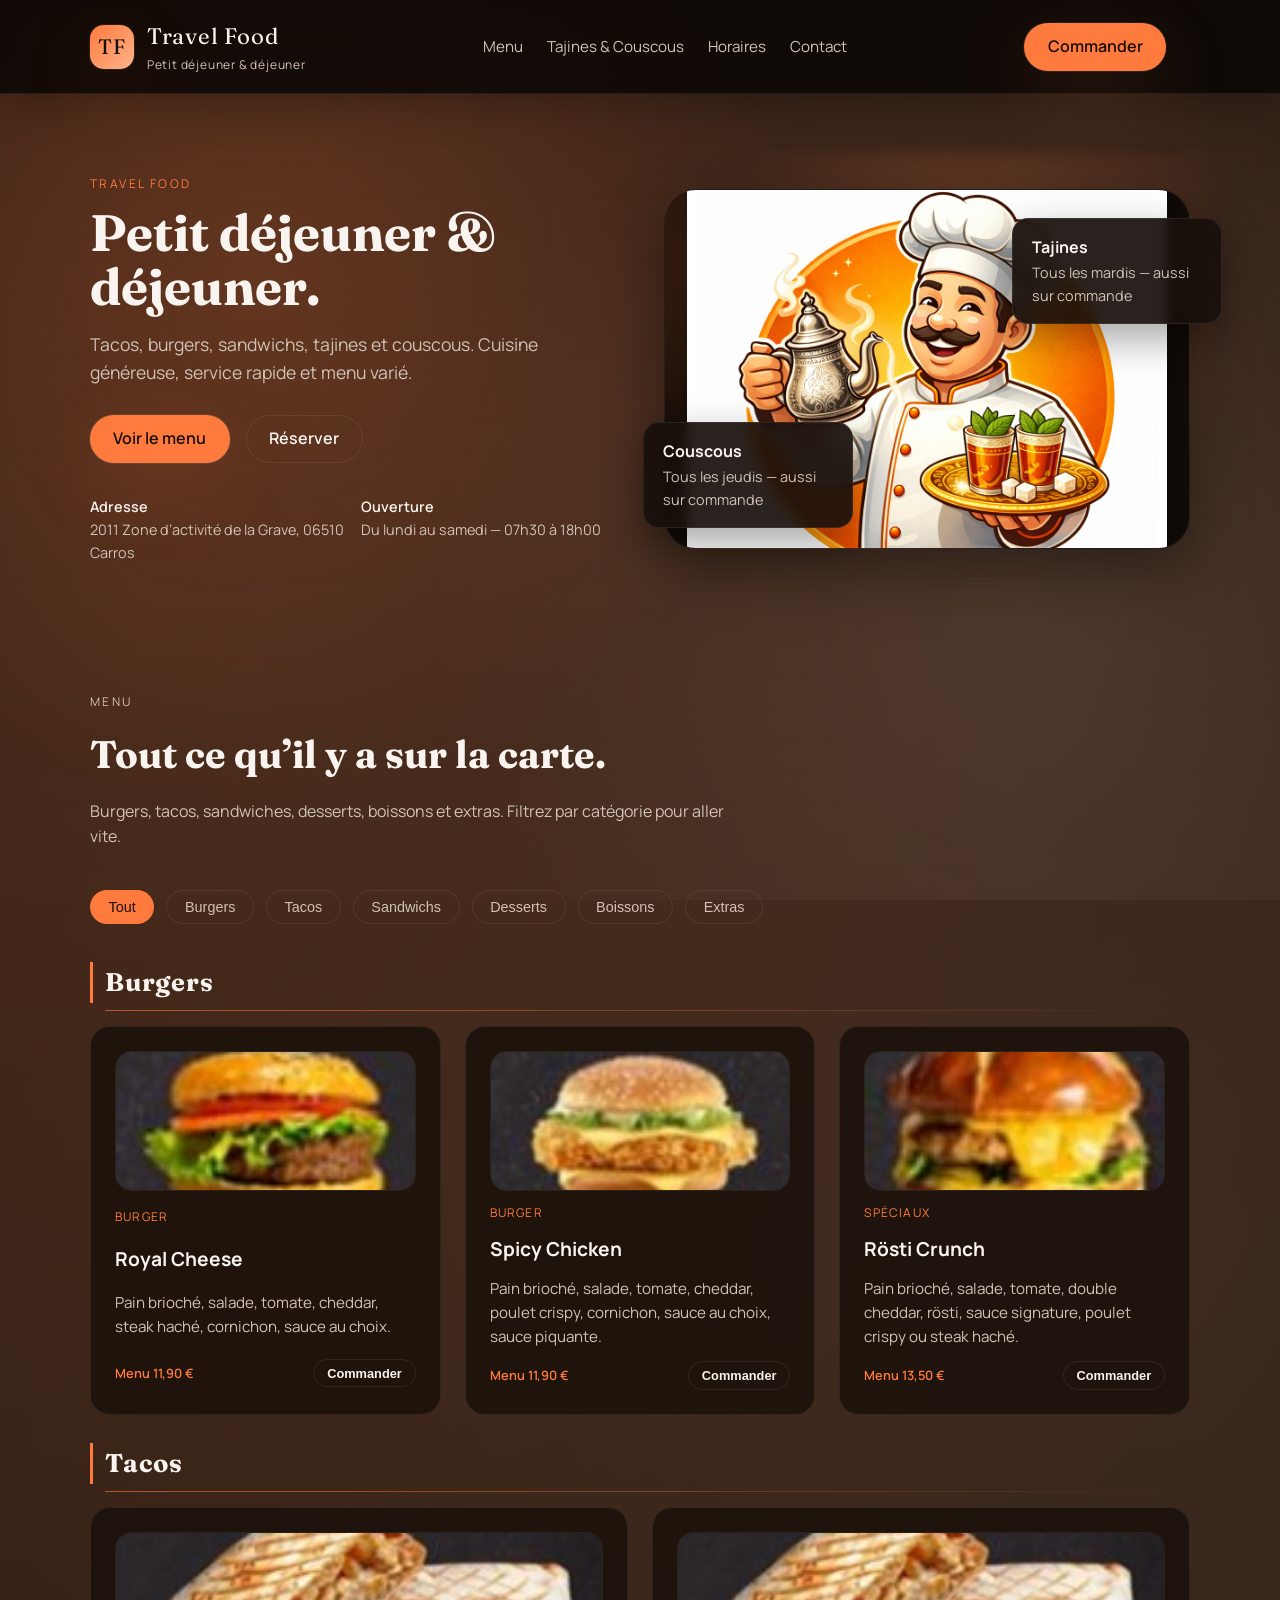
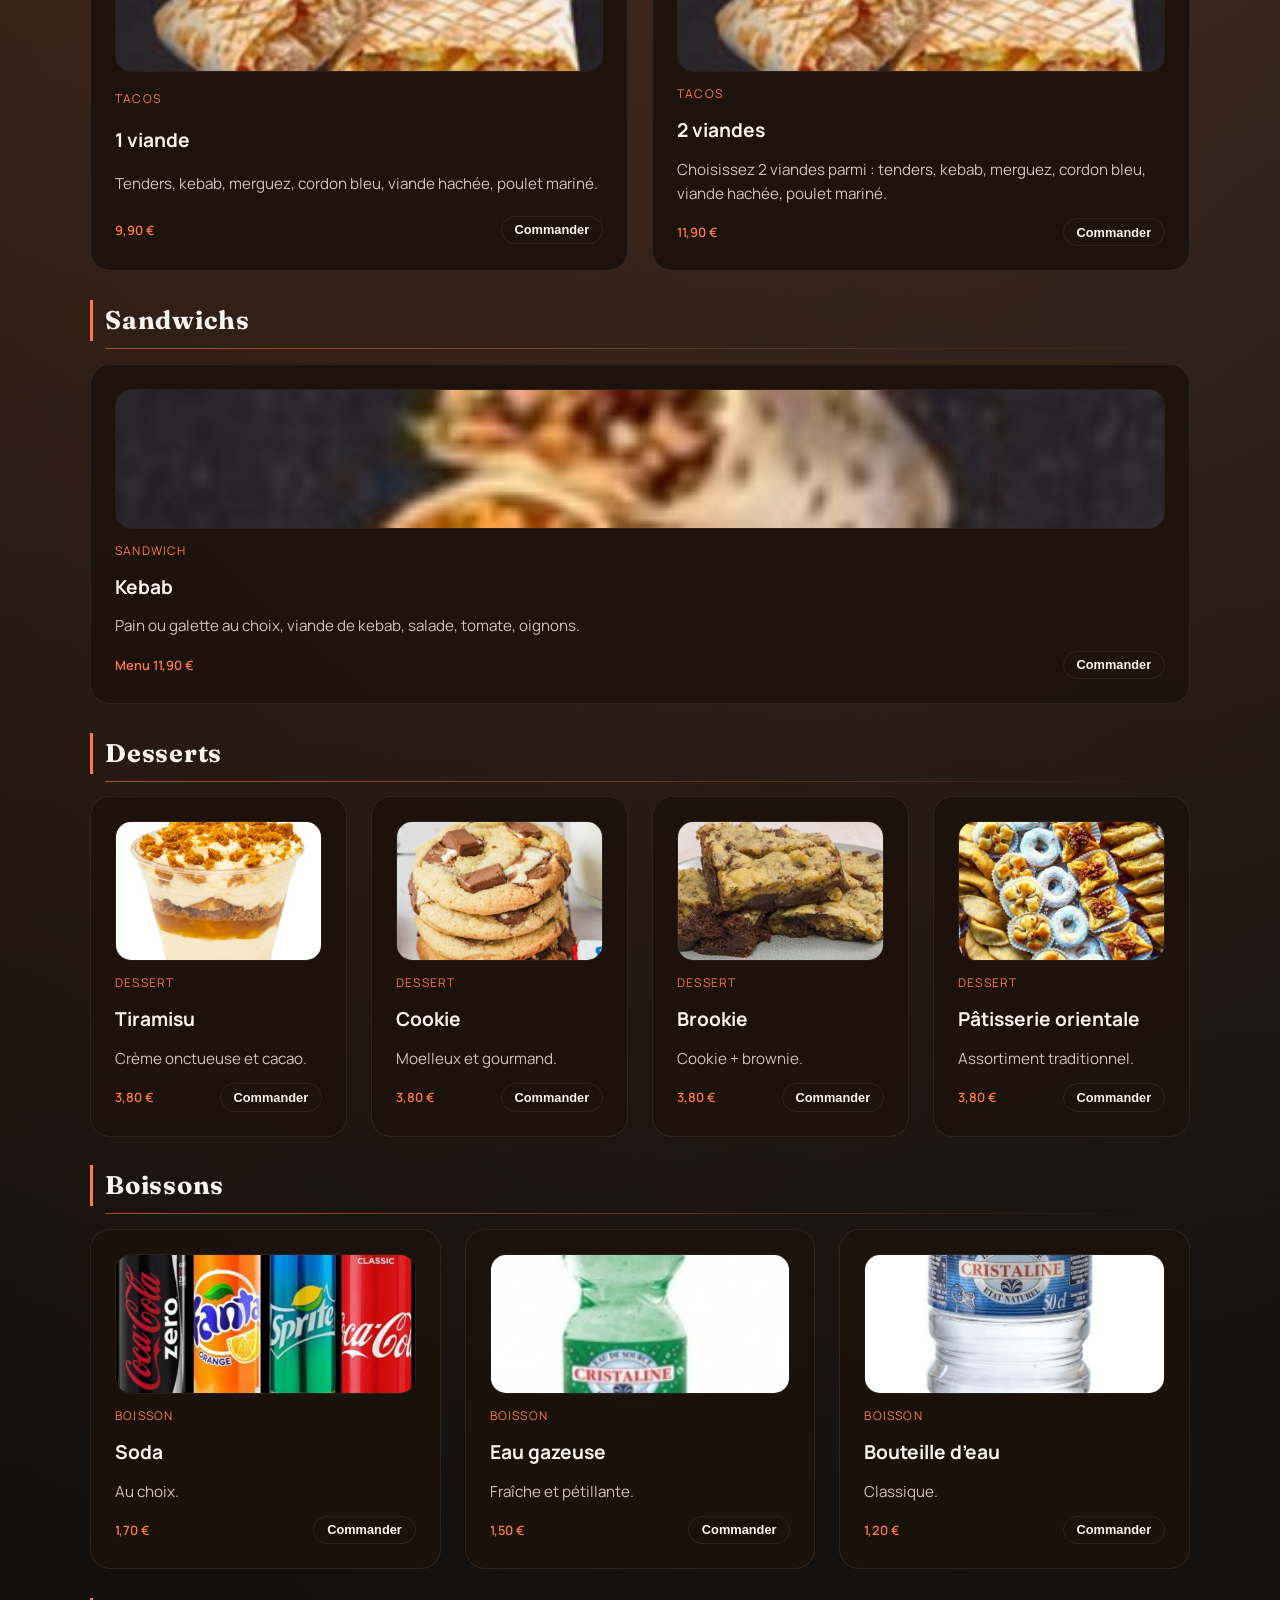
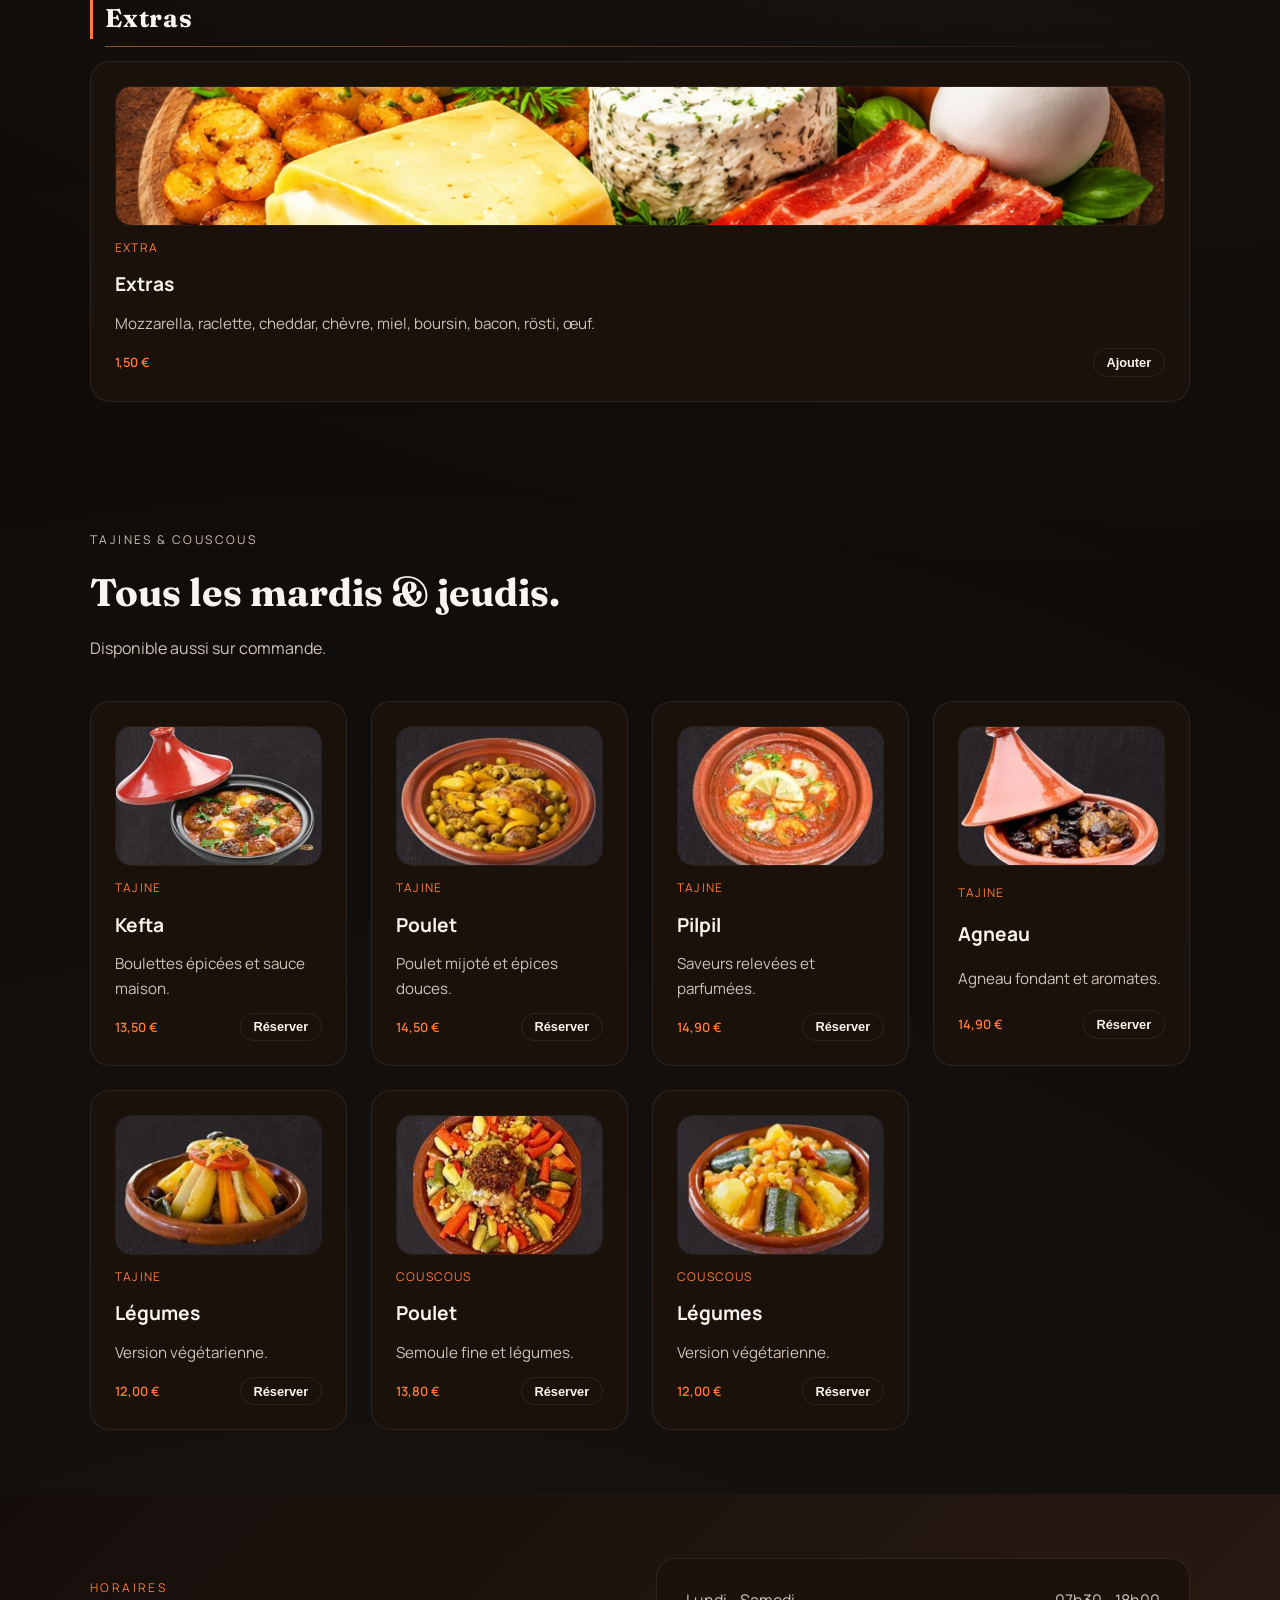
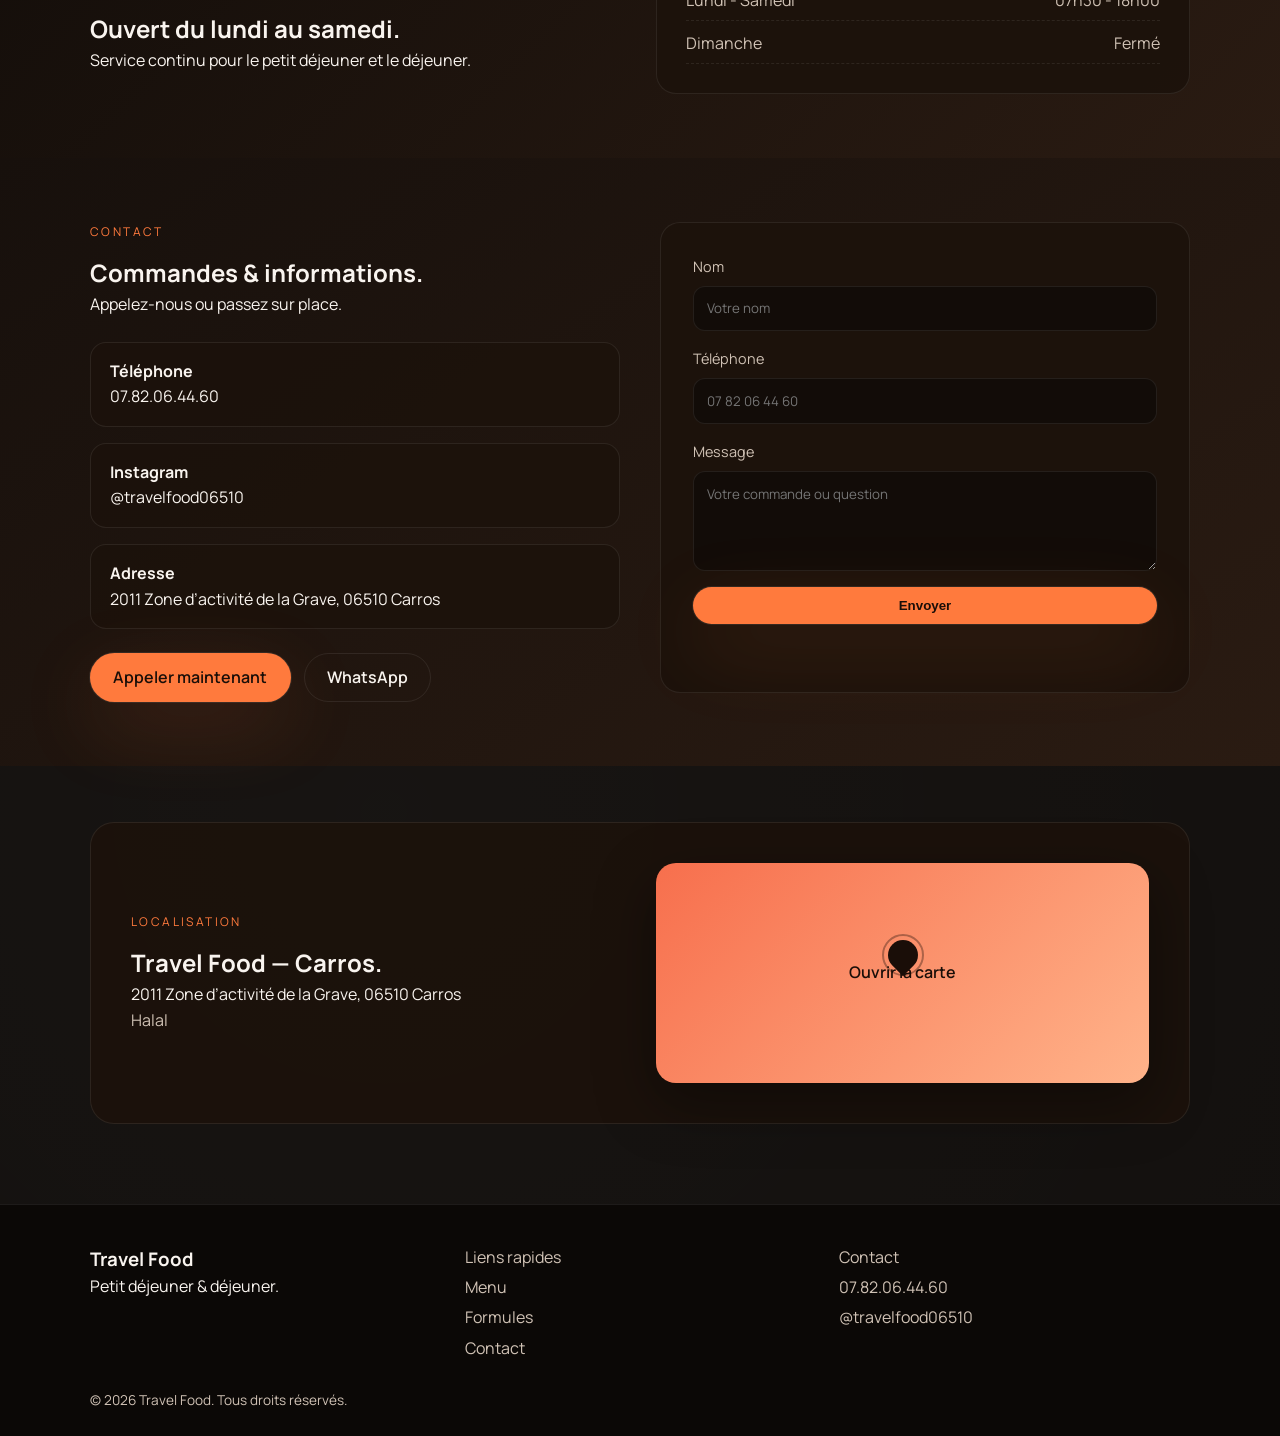
<file: assets/projets/travel-food/index.html>
﻿<!doctype html>
<html lang="fr">
  <head>
    <meta charset="utf-8" />
    <meta name="viewport" content="width=device-width, initial-scale=1" />
    <title>Travel Food — Snack & Cuisine Maison à Carros</title>
    <meta name="description" content="Travel Food à Carros : tacos, burgers, sandwichs, tajines et couscous. Ouvert du lundi au samedi 07h30 - 18h00." />
    <link rel="stylesheet" href="styles.css" />
  </head>
  <body>
    <header class="site-header" id="top">
      <div class="container nav">
        <a class="brand" href="#top">
          <span class="brand-mark">TF</span>
          <span class="brand-text">
            <span>Travel Food</span>
            <small>Petit déjeuner & déjeuner</small>
          </span>
        </a>
        <nav class="nav-links" data-nav>
          <a href="#specialites">Menu</a>
          <a href="#tajines">Tajines & Couscous</a>
          <a href="#horaires">Horaires</a>
          <a href="#contact">Contact</a>
        </nav>
        <button class="nav-toggle" type="button" aria-label="Ouvrir le menu" data-nav-toggle>
          <span></span><span></span><span></span>
        </button>
        <div class="nav-cta">
          <a class="btn primary" href="#contact">Commander</a>
        </div>
      </div>
    </header>

    <main>
      <section class="hero">
        <div class="container hero-grid">
          <div class="hero-content">
            <p class="eyebrow">Travel Food</p>
            <h1>Petit déjeuner & déjeuner.</h1>
            <p class="lead">
              Tacos, burgers, sandwichs, tajines et couscous. Cuisine généreuse, service
              rapide et menu varié.
            </p>
            <div class="hero-actions">
              <a class="btn primary" href="#specialites">Voir le menu</a>
              <a class="btn ghost" href="#contact">Réserver</a>
            </div>
            <div class="hero-meta">
              <div>
                <span class="meta-label">Adresse</span>
                <span>2011 Zone d’activité de la Grave, 06510 Carros</span>
              </div>
              <div>
                <span class="meta-label">Ouverture</span>
                <span>Du lundi au samedi — 07h30 à 18h00</span>
              </div>
            </div>
          </div>
          <div class="hero-visual">
            <div class="plate">
              <img src="images/travel_food_icon.jpeg" alt="Travel Food" />
            </div>
            <div class="floating-card">
              <p class="card-title">Tajines</p>
              <p class="card-sub">Tous les mardis — aussi sur commande</p>
            </div>
            <div class="floating-card alt">
              <p class="card-title">Couscous</p>
              <p class="card-sub">Tous les jeudis — aussi sur commande</p>
            </div>
          </div>
        </div>
      </section>

      <section class="highlights" id="specialites">
        <div class="container">
          <div class="section-head">
            <p class="eyebrow">Menu</p>
            <h2>Tout ce qu’il y a sur la carte.</h2>
            <p>
              Burgers, tacos, sandwiches, desserts, boissons et extras. Filtrez par catégorie
              pour aller vite.
            </p>
          </div>
          <div class="filter" data-filter>
            <button class="is-active" data-filter-btn="all">Tout</button>
            <button data-filter-btn="burgers">Burgers</button>
            <button data-filter-btn="tacos">Tacos</button>
            <button data-filter-btn="sandwichs">Sandwichs</button>
            <button data-filter-btn="desserts">Desserts</button>
            <button data-filter-btn="boissons">Boissons</button>
            <button data-filter-btn="extras">Extras</button>
          </div>
          <div class="menu-group" data-menu>
            <h3 class="menu-group-title">Burgers</h3>
            <div class="menu-grid">
              <article class="menu-card" data-category="burgers">
              <img class="menu-photo" src="images/royal_chees.jpg" alt="Royal Cheese" />
              <span class="tag">Burger</span>
              <h3>Royal Cheese</h3>
              <p>Pain brioché, salade, tomate, cheddar, steak haché, cornichon, sauce au choix.</p>
              <div class="card-footer">
                <span class="menu-price">Menu 11,90 €</span>
                <button class="btn tiny">Commander</button>
              </div>
              </article>
              <article class="menu-card" data-category="burgers">
              <img class="menu-photo" src="images/spicy_chicken.jpg" alt="Spicy Chicken" />
              <span class="tag">Burger</span>
              <h3>Spicy Chicken</h3>
              <p>
                Pain brioché, salade, tomate, cheddar, poulet crispy, cornichon, sauce au choix,
                sauce piquante.
              </p>
              <div class="card-footer">
                <span class="menu-price">Menu 11,90 €</span>
                <button class="btn tiny">Commander</button>
              </div>
              </article>
              <article class="menu-card" data-category="burgers">
              <img class="menu-photo" src="images/rosti_crunch.jpg" alt="Rösti Crunch" />
              <span class="tag">Spéciaux</span>
              <h3>Rösti Crunch</h3>
              <p>
                Pain brioché, salade, tomate, double cheddar, rösti, sauce signature, poulet crispy
                ou steak haché.
              </p>
              <div class="card-footer">
                <span class="menu-price">Menu 13,50 €</span>
                <button class="btn tiny">Commander</button>
              </div>
              </article>
            </div>

            <h3 class="menu-group-title">Tacos</h3>
            <div class="menu-grid">
              <article class="menu-card" data-category="tacos">
              <img class="menu-photo" src="images/tacos.jpg" alt="Tacos" />
              <span class="tag">Tacos</span>
              <h3>1 viande</h3>
              <p>Tenders, kebab, merguez, cordon bleu, viande hachée, poulet mariné.</p>
              <div class="card-footer">
                <span class="menu-price">9,90 €</span>
                <button class="btn tiny">Commander</button>
              </div>
              </article>
              <article class="menu-card" data-category="tacos">
              <img class="menu-photo" src="images/tacos.jpg" alt="Tacos" />
              <span class="tag">Tacos</span>
              <h3>2 viandes</h3>
              <p>Choisissez 2 viandes parmi : tenders, kebab, merguez, cordon bleu, viande hachée, poulet mariné.</p>
              <div class="card-footer">
                <span class="menu-price">11,90 €</span>
                <button class="btn tiny">Commander</button>
              </div>
              </article>
            </div>

            <h3 class="menu-group-title">Sandwichs</h3>
            <div class="menu-grid">
              <article class="menu-card" data-category="sandwichs">
              <img class="menu-photo" src="images/kebab.jpg" alt="Sandwich kebab" />
              <span class="tag">Sandwich</span>
              <h3>Kebab</h3>
              <p>Pain ou galette au choix, viande de kebab, salade, tomate, oignons.</p>
              <div class="card-footer">
                <span class="menu-price">Menu 11,90 €</span>
                <button class="btn tiny">Commander</button>
              </div>
              </article>
            </div>

            <h3 class="menu-group-title">Desserts</h3>
            <div class="menu-grid">
              <article class="menu-card" data-category="desserts">
              <img class="menu-photo" src="images/tiramisu.jpg" alt="Tiramisu" />
              <span class="tag">Dessert</span>
              <h3>Tiramisu</h3>
              <p>Crème onctueuse et cacao.</p>
              <div class="card-footer">
                <span class="menu-price">3,80 €</span>
                <button class="btn tiny">Commander</button>
              </div>
              </article>
              <article class="menu-card" data-category="desserts">
              <img class="menu-photo" src="images/cookie.jpg" alt="Cookie" />
              <span class="tag">Dessert</span>
              <h3>Cookie</h3>
              <p>Moelleux et gourmand.</p>
              <div class="card-footer">
                <span class="menu-price">3,80 €</span>
                <button class="btn tiny">Commander</button>
              </div>
              </article>
              <article class="menu-card" data-category="desserts">
              <img class="menu-photo" src="images/brookie.jpg" alt="Brookie" />
              <span class="tag">Dessert</span>
              <h3>Brookie</h3>
              <p>Cookie + brownie.</p>
              <div class="card-footer">
                <span class="menu-price">3,80 €</span>
                <button class="btn tiny">Commander</button>
              </div>
              </article>
              <article class="menu-card" data-category="desserts">
              <img class="menu-photo" src="images/patisserie%20oriental.jpg" alt="Pâtisserie orientale" />
              <span class="tag">Dessert</span>
              <h3>Pâtisserie orientale</h3>
              <p>Assortiment traditionnel.</p>
              <div class="card-footer">
                <span class="menu-price">3,80 €</span>
                <button class="btn tiny">Commander</button>
              </div>
              </article>
            </div>

            <h3 class="menu-group-title">Boissons</h3>
            <div class="menu-grid">
              <article class="menu-card" data-category="boissons">
              <img class="menu-photo" src="images/soda.jpg" alt="Soda" />
              <span class="tag">Boisson</span>
              <h3>Soda</h3>
              <p>Au choix.</p>
              <div class="card-footer">
                <span class="menu-price">1,70 €</span>
                <button class="btn tiny">Commander</button>
              </div>
              </article>
              <article class="menu-card" data-category="boissons">
              <img class="menu-photo" src="images/eau_gazzeuze.jpg" alt="Eau gazeuse" />
              <span class="tag">Boisson</span>
              <h3>Eau gazeuse</h3>
              <p>Fraîche et pétillante.</p>
              <div class="card-footer">
                <span class="menu-price">1,50 €</span>
                <button class="btn tiny">Commander</button>
              </div>
              </article>
              <article class="menu-card" data-category="boissons">
              <img class="menu-photo" src="images/eau_plate.jpg" alt="Bouteille d’eau" />
              <span class="tag">Boisson</span>
              <h3>Bouteille d’eau</h3>
              <p>Classique.</p>
              <div class="card-footer">
                <span class="menu-price">1,20 €</span>
                <button class="btn tiny">Commander</button>
              </div>
              </article>
            </div>

            <h3 class="menu-group-title">Extras</h3>
            <div class="menu-grid">
              <article class="menu-card" data-category="extras">
              <img class="menu-photo" src="images/extra.png" alt="Extras" />
              <span class="tag">Extra</span>
              <h3>Extras</h3>
              <p>Mozzarella, raclette, cheddar, chèvre, miel, boursin, bacon, rösti, œuf.</p>
              <div class="card-footer">
                <span class="menu-price">1,50 €</span>
                <button class="btn tiny">Ajouter</button>
              </div>
              </article>
            </div>
          </div>
        </div>
      </section>

      <section class="highlights" id="tajines">
        <div class="container">
          <div class="section-head">
            <p class="eyebrow">Tajines & Couscous</p>
            <h2>Tous les mardis & jeudis.</h2>
            <p>Disponible aussi sur commande.</p>
          </div>
          <div class="menu-grid">
            <article class="menu-card">
              <img class="menu-photo" src="images/tagines_kefta.jpg" alt="Tajine kefta" />
              <span class="tag">Tajine</span>
              <h3>Kefta</h3>
              <p>Boulettes épicées et sauce maison.</p>
              <div class="card-footer">
                <span class="menu-price">13,50 €</span>
                <button class="btn tiny">Réserver</button>
              </div>
            </article>
            <article class="menu-card">
              <img class="menu-photo" src="images/tagines_poulet.jpg" alt="Tajine poulet" />
              <span class="tag">Tajine</span>
              <h3>Poulet</h3>
              <p>Poulet mijoté et épices douces.</p>
              <div class="card-footer">
                <span class="menu-price">14,50 €</span>
                <button class="btn tiny">Réserver</button>
              </div>
            </article>
            <article class="menu-card">
              <img class="menu-photo" src="images/tagines_pilpil.jpg" alt="Tajine pilpil" />
              <span class="tag">Tajine</span>
              <h3>Pilpil</h3>
              <p>Saveurs relevées et parfumées.</p>
              <div class="card-footer">
                <span class="menu-price">14,90 €</span>
                <button class="btn tiny">Réserver</button>
              </div>
            </article>
            <article class="menu-card">
              <img class="menu-photo" src="images/tagines_agneau.jpg" alt="Tajine agneau" />
              <span class="tag">Tajine</span>
              <h3>Agneau</h3>
              <p>Agneau fondant et aromates.</p>
              <div class="card-footer">
                <span class="menu-price">14,90 €</span>
                <button class="btn tiny">Réserver</button>
              </div>
            </article>
            <article class="menu-card">
              <img class="menu-photo" src="images/tagines_legumes.jpg" alt="Tajine légumes" />
              <span class="tag">Tajine</span>
              <h3>Légumes</h3>
              <p>Version végétarienne.</p>
              <div class="card-footer">
                <span class="menu-price">12,00 €</span>
                <button class="btn tiny">Réserver</button>
              </div>
            </article>
            <article class="menu-card">
              <img class="menu-photo" src="images/couscous_poulet.jpg" alt="Couscous poulet" />
              <span class="tag">Couscous</span>
              <h3>Poulet</h3>
              <p>Semoule fine et légumes.</p>
              <div class="card-footer">
                <span class="menu-price">13,80 €</span>
                <button class="btn tiny">Réserver</button>
              </div>
            </article>
            <article class="menu-card">
              <img class="menu-photo" src="images/couscous_legumes.jpg" alt="Couscous légumes" />
              <span class="tag">Couscous</span>
              <h3>Légumes</h3>
              <p>Version végétarienne.</p>
              <div class="card-footer">
                <span class="menu-price">12,00 €</span>
                <button class="btn tiny">Réserver</button>
              </div>
            </article>
          </div>
        </div>
      </section>

      <section class="hours" id="horaires">
        <div class="container hours-grid">
          <div>
            <p class="eyebrow">Horaires</p>
            <h2>Ouvert du lundi au samedi.</h2>
            <p>Service continu pour le petit déjeuner et le déjeuner.</p>
          </div>
          <div class="hours-card">
            <div class="hours-row"><span>Lundi - Samedi</span><span>07h30 - 18h00</span></div>
            <div class="hours-row"><span>Dimanche</span><span>Fermé</span></div>
          </div>
        </div>
      </section>

      <section class="contact" id="contact">
        <div class="container contact-grid">
          <div>
            <p class="eyebrow">Contact</p>
            <h2>Commandes & informations.</h2>
            <p>Appelez-nous ou passez sur place.</p>
            <div class="contact-cards">
              <div class="contact-card">
                <h4>Téléphone</h4>
                <p>07.82.06.44.60</p>
              </div>
              <div class="contact-card">
                <h4>Instagram</h4>
                <p>@travelfood06510</p>
              </div>
              <div class="contact-card">
                <h4>Adresse</h4>
                <p>2011 Zone d’activité de la Grave, 06510 Carros</p>
              </div>
            </div>
            <div class="contact-actions">
              <a class="btn primary" href="tel:+33782064460">Appeler maintenant</a>
              <a
                class="btn ghost"
                href="https://wa.me/33782064460?text=Bonjour%20je%20souhaite%20commander%20chez%20Travel%20Food."
                target="_blank"
                rel="noopener"
              >
                WhatsApp
              </a>
            </div>
          </div>
          <form
            class="contact-form"
            action="https://formspree.io/f/maqdwrzj"
            method="POST"
          >
            <label>
              Nom
              <input type="text" name="name" placeholder="Votre nom" required />
            </label>
            <label>
              Téléphone
              <input type="tel" name="phone" placeholder="07 82 06 44 60" />
            </label>
            <label>
              Message
              <textarea name="message" rows="4" placeholder="Votre commande ou question" required></textarea>
            </label>
            <button class="btn primary" type="submit">Envoyer</button>
            <p class="form-status" data-form-status aria-live="polite"></p>
          </form>
        </div>
      </section>

      <section class="location">
        <div class="container">
          <div class="location-card">
            <div>
              <p class="eyebrow">Localisation</p>
              <h2>Travel Food — Carros.</h2>
              <p>2011 Zone d’activité de la Grave, 06510 Carros</p>
              <p class="muted">Halal</p>
            </div>
            <a
              class="map map-link"
              href="https://www.google.com/maps/search/?api=1&query=2011%20Zone%20d%E2%80%99activit%C3%A9%20de%20la%20Grave%2C%2006510%20Carros"
              target="_blank"
              rel="noopener"
              aria-label="Ouvrir la localisation sur Google Maps"
            >
              <div class="map-pin"></div>
              <span>Ouvrir la carte</span>
            </a>
          </div>
        </div>
      </section>
    </main>

    <footer class="site-footer">
      <div class="container footer-grid">
        <div>
          <h3>Travel Food</h3>
          <p>Petit déjeuner & déjeuner.</p>
        </div>
        <div>
          <span class="footer-title">Liens rapides</span>
          <a href="#specialites">Menu</a>
          <a href="#formules">Formules</a>
          <a href="#contact">Contact</a>
        </div>
        <div>
          <span class="footer-title">Contact</span>
          <span>07.82.06.44.60</span>
          <span>@travelfood06510</span>
        </div>
      </div>
      <div class="container footer-bottom">
        <span>© 2026 Travel Food. Tous droits réservés.</span>
      </div>
    </footer>

    <script src="app.js"></script>
  </body>
</html>
</file>
<file: assets/projets/travel-food/styles.css>
@import url("https://fonts.googleapis.com/css2?family=Fraunces:wght@400;600;700&family=Manrope:wght@300;400;500;600;700&display=swap");

:root {
  --bg: #120c08;
  --bg-alt: #1a120d;
  --accent: #ff7a3d;
  --accent-dark: #c9542d;
  --cream: #fff3e6;
  --text: #f9f4ef;
  --muted: #d0c2b5;
  --card: rgba(28, 18, 12, 0.9);
  --stroke: rgba(255, 255, 255, 0.08);
  --shadow: 0 20px 60px rgba(0, 0, 0, 0.4);
  --glow: 0 0 0 1px rgba(255, 255, 255, 0.08), 0 25px 80px rgba(255, 122, 61, 0.15);
}

* {
  box-sizing: border-box;
  margin: 0;
  padding: 0;
}

body {
  font-family: "Manrope", sans-serif;
  color: var(--text);
  background:
    radial-gradient(circle at 10% 10%, rgba(255, 122, 61, 0.2), transparent 45%),
    radial-gradient(circle at 90% 20%, rgba(255, 218, 185, 0.12), transparent 50%),
    radial-gradient(circle at 30% 90%, rgba(255, 255, 255, 0.05), transparent 55%),
    #0b0806;
  line-height: 1.6;
}

body::before,
body::after {
  content: "";
  position: fixed;
  inset: 0;
  pointer-events: none;
  z-index: -1;
}

body::before {
  background:
    radial-gradient(circle at 20% 30%, rgba(255, 122, 61, 0.18), transparent 45%),
    radial-gradient(circle at 80% 70%, rgba(255, 240, 220, 0.08), transparent 50%);
}

body::after {
  background-image: linear-gradient(transparent 0, rgba(255, 255, 255, 0.02) 1px);
  background-size: 100% 32px;
  opacity: 0.4;
}

a {
  color: inherit;
  text-decoration: none;
}

img {
  max-width: 100%;
  display: block;
}

.container {
  width: min(1100px, 90vw);
  margin: 0 auto;
}

.site-header {
  position: sticky;
  top: 0;
  z-index: 50;
  background: rgba(10, 7, 5, 0.85);
  backdrop-filter: blur(8px);
  border-bottom: 1px solid var(--stroke);
  box-shadow: 0 10px 40px rgba(0, 0, 0, 0.25);
}

.nav {
  display: grid;
  grid-template-columns: auto 1fr auto auto;
  align-items: center;
  gap: 1.5rem;
  padding: 1.2rem 0;
}

.brand {
  display: flex;
  align-items: center;
  gap: 0.8rem;
  font-family: "Fraunces", serif;
  letter-spacing: 0.05em;
}

.brand-mark {
  width: 44px;
  height: 44px;
  display: grid;
  place-items: center;
  border-radius: 14px;
  background: linear-gradient(135deg, var(--accent), #ffb38a);
  color: #1a0e08;
  font-size: 1.3rem;
  box-shadow: var(--glow);
}

.brand-text span {
  font-size: 1.4rem;
}

.brand-text small {
  display: block;
  font-size: 0.75rem;
  color: var(--muted);
  font-family: "Manrope", sans-serif;
}

.nav-links {
  display: flex;
  justify-content: center;
  gap: 1.5rem;
  font-size: 0.95rem;
}

.nav-links a {
  color: var(--muted);
  transition: color 0.2s ease;
  position: relative;
}

.nav-links a:hover {
  color: var(--text);
}

.nav-links a::after {
  content: "";
  position: absolute;
  left: 0;
  bottom: -6px;
  width: 0;
  height: 2px;
  background: linear-gradient(90deg, var(--accent), transparent);
  transition: width 0.2s ease;
}

.nav-links a:hover::after {
  width: 100%;
}

.nav-cta {
  display: flex;
}

.nav-toggle {
  display: none;
  border: 1px solid var(--stroke);
  background: transparent;
  border-radius: 999px;
  padding: 0.5rem;
  flex-direction: column;
  gap: 0.35rem;
}

.nav-toggle span {
  width: 20px;
  height: 2px;
  background: var(--text);
}

.btn {
  border: 1px solid transparent;
  border-radius: 999px;
  padding: 0.65rem 1.4rem;
  font-weight: 600;
  display: inline-flex;
  align-items: center;
  justify-content: center;
  gap: 0.4rem;
  cursor: pointer;
  transition: transform 0.2s ease, box-shadow 0.2s ease, background 0.2s ease, border 0.2s ease;
}

.btn.primary {
  background: var(--accent);
  color: #1a0e08;
  box-shadow: var(--glow);
}

.btn.primary:hover {
  transform: translateY(-2px);
}

.btn.primary:active {
  transform: translateY(0);
}

.btn.ghost {
  border-color: var(--stroke);
  color: var(--text);
  background: transparent;
}

.btn.tiny {
  padding: 0.35rem 0.8rem;
  font-size: 0.8rem;
  border-color: var(--stroke);
  background: transparent;
  color: var(--text);
}

.hero {
  padding: 5rem 0 4rem;
}

.hero-grid {
  display: grid;
  grid-template-columns: repeat(2, minmax(0, 1fr));
  gap: 3rem;
  align-items: center;
}

.eyebrow {
  text-transform: uppercase;
  letter-spacing: 0.2em;
  font-size: 0.75rem;
  color: var(--accent);
  margin-bottom: 0.8rem;
}

.hero h1 {
  font-family: "Fraunces", serif;
  font-size: clamp(2.6rem, 4vw, 4rem);
  line-height: 1.05;
  margin-bottom: 1rem;
}

.lead {
  font-size: 1.1rem;
  color: var(--muted);
  margin-bottom: 1.8rem;
}

.hero-actions {
  display: flex;
  gap: 1rem;
  flex-wrap: wrap;
}

.hero-meta {
  display: grid;
  grid-template-columns: repeat(auto-fit, minmax(180px, 1fr));
  gap: 1rem;
  margin-top: 2rem;
  color: var(--muted);
  font-size: 0.9rem;
}

.meta-label {
  display: block;
  color: var(--text);
  font-weight: 600;
}

.hero-visual {
  position: relative;
  min-height: 360px;
}

.hero-visual::before {
  content: "";
  position: absolute;
  inset: -10% -5%;
  background: radial-gradient(circle at 60% 30%, rgba(255, 122, 61, 0.25), transparent 60%);
  filter: blur(6px);
  z-index: -1;
}

.plate {
  width: 100%;
  height: 360px;
  border-radius: 32px;
  background:
    radial-gradient(circle at 20% 20%, rgba(255, 122, 61, 0.25), transparent 45%),
    #120c08;
  position: relative;
  overflow: hidden;
  display: grid;
  place-items: center;
  padding: 1.4rem;
  border: 1px solid var(--stroke);
  box-shadow: var(--shadow);
}

.plate::after {
  content: none;
}

.plate img {
  width: 100%;
  height: 100%;
  object-fit: contain;
  padding: 0.6rem;
  transform: translateY(-64px);
  border-radius: 22px;
  background: #ffffff;
  box-shadow: 0 18px 40px rgba(0, 0, 0, 0.35);
}

.floating-card {
  position: absolute;
  right: -6%;
  top: 8%;
  background: rgba(24, 16, 11, 0.92);
  border: 1px solid var(--stroke);
  padding: 1rem 1.2rem;
  border-radius: 16px;
  width: min(210px, 58vw);
  box-shadow: 0 15px 40px rgba(0, 0, 0, 0.35);
  backdrop-filter: blur(6px);
}

.floating-card.alt {
  top: auto;
  bottom: 6%;
  left: -4%;
}

.card-title {
  font-weight: 700;
}

.card-sub {
  color: var(--muted);
  font-size: 0.9rem;
}

.section-head {
  max-width: 640px;
  margin-bottom: 2.5rem;
}

.section-head h2 {
  font-family: "Fraunces", serif;
  font-size: clamp(2rem, 3vw, 3rem);
  margin-bottom: 0.8rem;
}

.section-head p {
  color: var(--muted);
}

.section-head.light {
  text-align: center;
  margin: 0 auto 2.5rem;
}

.menu-group {
  display: grid;
  gap: 1.4rem;
}

.menu-group-title {
  font-family: "Fraunces", serif;
  font-size: clamp(1.4rem, 2vw, 1.9rem);
  color: var(--text);
  letter-spacing: 0.03em;
  margin-top: 0.4rem;
  border-left: 3px solid var(--accent);
  padding-left: 0.75rem;
  position: relative;
}

.menu-group-title::after {
  content: "";
  position: absolute;
  left: 0.75rem;
  right: 0;
  bottom: -8px;
  height: 1px;
  background: linear-gradient(90deg, rgba(255, 122, 61, 0.6), transparent);
}

.highlights {
  padding: 4rem 0;
}

.filter {
  display: flex;
  gap: 0.75rem;
  flex-wrap: wrap;
  margin-bottom: 2rem;
}

.filter button {
  border: 1px solid var(--stroke);
  background: transparent;
  color: var(--muted);
  padding: 0.5rem 1.1rem;
  border-radius: 999px;
  cursor: pointer;
  font-size: 0.9rem;
}

.filter button.is-active {
  background: var(--accent);
  color: #1a0e08;
  border-color: transparent;
}

.filter button:hover {
  border-color: rgba(255, 255, 255, 0.2);
  color: var(--text);
}

.menu-grid {
  display: grid;
  grid-template-columns: repeat(auto-fit, minmax(230px, 1fr));
  gap: 1.5rem;
}

.menu-card {
  background: var(--card);
  padding: 1.5rem;
  border-radius: 20px;
  border: 1px solid var(--stroke);
  display: grid;
  gap: 0.75rem;
  min-height: 220px;
  transition: transform 0.25s ease, box-shadow 0.25s ease, border 0.25s ease;
}

.menu-card:hover {
  transform: translateY(-4px);
  border-color: rgba(255, 122, 61, 0.4);
  box-shadow: 0 18px 40px rgba(0, 0, 0, 0.35);
}

.menu-photo {
  width: 100%;
  height: 140px;
  object-fit: cover;
  border-radius: 16px;
  border: 1px solid rgba(255, 255, 255, 0.06);
  transition: transform 0.25s ease;
}

.menu-card:hover .menu-photo {
  transform: scale(1.03);
}

.menu-card h3 {
  font-size: 1.2rem;
}

.menu-card p {
  color: var(--muted);
  font-size: 0.95rem;
}

.tag {
  font-size: 0.75rem;
  letter-spacing: 0.1em;
  text-transform: uppercase;
  color: var(--accent);
}

.card-footer {
  display: flex;
  justify-content: space-between;
  align-items: center;
  font-size: 0.8rem;
  color: var(--muted);
}

.menu-price {
  color: var(--accent);
  font-weight: 600;
}

.formula {
  padding: 4.5rem 0;
  background: linear-gradient(145deg, #1c110b, #26160f);
}

.formula-grid {
  display: grid;
  grid-template-columns: repeat(auto-fit, minmax(240px, 1fr));
  gap: 1.5rem;
}

.formula-card {
  background: var(--card);
  border: 1px solid var(--stroke);
  padding: 1.8rem;
  border-radius: 20px;
  min-height: 180px;
  display: grid;
  gap: 0.6rem;
}

.formula-card h3 {
  font-size: 1.3rem;
}

.price {
  color: var(--accent);
  font-weight: 600;
}

.story {
  padding: 4rem 0;
}

.story-grid {
  display: grid;
  grid-template-columns: repeat(auto-fit, minmax(280px, 1fr));
  gap: 2.5rem;
}

.story-points {
  display: grid;
  gap: 1.2rem;
  margin-top: 2rem;
}

.story-points h4 {
  margin-bottom: 0.4rem;
}

.story-card {
  background: var(--card);
  border-radius: 24px;
  padding: 2rem;
  border: 1px solid var(--stroke);
}

.team {
  margin-top: 1.5rem;
  display: flex;
  justify-content: space-between;
  color: var(--muted);
}

.hours {
  padding: 4rem 0;
  background: linear-gradient(135deg, #140e0a, #2a1b12);
}

.hours-grid {
  display: grid;
  grid-template-columns: repeat(auto-fit, minmax(260px, 1fr));
  gap: 2rem;
  align-items: center;
}

.hours-card {
  background: var(--card);
  border-radius: 20px;
  padding: 1.8rem;
  border: 1px solid var(--stroke);
  display: grid;
  gap: 0.6rem;
}

.hours-row {
  display: flex;
  justify-content: space-between;
  color: var(--muted);
  border-bottom: 1px dashed var(--stroke);
  padding-bottom: 0.4rem;
}

.reviews {
  padding: 4rem 0;
}

.reviews-grid {
  display: grid;
  grid-template-columns: repeat(auto-fit, minmax(240px, 1fr));
  gap: 1.5rem;
}

.review-card {
  background: var(--card);
  padding: 1.6rem;
  border-radius: 20px;
  border: 1px solid var(--stroke);
  display: grid;
  gap: 1rem;
}

.review-card span {
  color: var(--muted);
  font-size: 0.85rem;
}

.contact {
  padding: 4rem 0;
  background: linear-gradient(145deg, #17100c, #2a1b12);
}

.contact-grid {
  display: grid;
  grid-template-columns: repeat(auto-fit, minmax(280px, 1fr));
  gap: 2.5rem;
  align-items: start;
}

.contact-cards {
  display: grid;
  gap: 1rem;
  margin-top: 1.5rem;
}

.contact-card {
  background: var(--card);
  border: 1px solid var(--stroke);
  border-radius: 16px;
  padding: 1rem 1.2rem;
  transition: transform 0.2s ease, border 0.2s ease;
}

.contact-card:hover {
  transform: translateY(-3px);
  border-color: rgba(255, 122, 61, 0.35);
}

.contact-actions {
  display: flex;
  gap: 0.8rem;
  margin-top: 1.5rem;
  flex-wrap: wrap;
}

.contact-form {
  background: var(--card);
  border: 1px solid var(--stroke);
  border-radius: 20px;
  padding: 2rem;
  display: grid;
  gap: 1rem;
}

.contact-form label {
  display: grid;
  gap: 0.5rem;
  color: var(--muted);
  font-size: 0.9rem;
}

.contact-form input,
.contact-form textarea {
  background: #120c08;
  border: 1px solid var(--stroke);
  border-radius: 12px;
  padding: 0.8rem;
  color: var(--text);
  font-family: inherit;
}

.contact-form input:focus,
.contact-form textarea:focus {
  outline: none;
  border-color: rgba(255, 122, 61, 0.6);
  box-shadow: 0 0 0 3px rgba(255, 122, 61, 0.15);
}

.form-status {
  min-height: 1.2rem;
  font-size: 0.9rem;
  color: var(--muted);
}

.location {
  padding: 3.5rem 0 5rem;
}

.location-card {
  background: var(--card);
  border-radius: 24px;
  border: 1px solid var(--stroke);
  padding: 2.5rem;
  display: grid;
  grid-template-columns: repeat(auto-fit, minmax(240px, 1fr));
  gap: 2rem;
  align-items: center;
}

.map {
  background: linear-gradient(135deg, #f76f4d, #ffb38a);
  border-radius: 20px;
  min-height: 220px;
  position: relative;
  display: grid;
  place-items: center;
  color: #1a0e08;
  font-weight: 600;
}

.map-link {
  text-decoration: none;
  transition: transform 0.2s ease, box-shadow 0.2s ease;
  box-shadow: var(--shadow);
}

.map-link:hover {
  transform: translateY(-4px);
  box-shadow: 0 22px 60px rgba(0, 0, 0, 0.4);
}

.map-pin {
  width: 30px;
  height: 30px;
  border-radius: 50% 50% 50% 0;
  background: #1a0e08;
  transform: rotate(-45deg);
  position: absolute;
  top: 35%;
}

.map-pin::after {
  content: "";
  position: absolute;
  inset: -6px;
  border-radius: 50%;
  border: 2px solid rgba(26, 14, 8, 0.35);
  animation: pulse 2.4s ease infinite;
}

.site-footer {
  border-top: 1px solid var(--stroke);
  padding: 2.5rem 0 1.5rem;
  background: #0b0806;
}

.footer-grid {
  display: grid;
  grid-template-columns: repeat(auto-fit, minmax(200px, 1fr));
  gap: 1.5rem;
}

.footer-title {
  display: block;
  margin-bottom: 0.6rem;
  color: var(--muted);
}

.footer-grid a {
  display: block;
  color: var(--muted);
  margin-bottom: 0.3rem;
}

.footer-grid span {
  display: block;
  color: var(--muted);
  margin-bottom: 0.3rem;
}

.footer-bottom {
  margin-top: 1.5rem;
  color: var(--muted);
  font-size: 0.85rem;
}

.muted {
  color: var(--muted);
}

.hero,
.highlights,
.hours,
.contact,
.location {
  animation: fadeUp 0.7s ease both;
}

.highlights {
  animation-delay: 0.08s;
}

.hours {
  animation-delay: 0.12s;
}

.contact {
  animation-delay: 0.16s;
}

.location {
  animation-delay: 0.2s;
}

@keyframes fadeUp {
  from {
    opacity: 0;
    transform: translateY(18px);
  }
  to {
    opacity: 1;
    transform: translateY(0);
  }
}

@keyframes pulse {
  0% {
    transform: scale(0.8);
    opacity: 0.6;
  }
  70% {
    transform: scale(1.4);
    opacity: 0;
  }
  100% {
    transform: scale(1.4);
    opacity: 0;
  }
}

@media (max-width: 900px) {
  .nav {
    grid-template-columns: auto 1fr auto;
  }

  .nav-links {
    display: none;
  }

  .nav-toggle {
    display: flex;
  }

  .nav-links.is-open {
    display: grid;
    position: absolute;
    top: 72px;
    right: 5vw;
    left: 5vw;
    background: var(--card);
    border: 1px solid var(--stroke);
    border-radius: 16px;
    padding: 1rem 1.2rem;
    gap: 0.8rem;
    text-align: center;
    z-index: 10;
  }
}

@media (max-width: 800px) {
  .hero-grid {
    grid-template-columns: 1fr;
  }

  .floating-card {
    position: static;
    margin-top: 1rem;
  }

  .floating-card.alt {
    margin-top: 1rem;
  }
}

@media (max-width: 600px) {
  .nav {
    grid-template-columns: auto auto;
  }

  .nav-cta {
    display: none;
  }
}

@media (max-width: 720px) {
  .container {
    width: min(1100px, 92vw);
  }

  .hero {
    padding: 3.5rem 0 3rem;
  }

  .hero-meta {
    grid-template-columns: 1fr;
  }

  .hero-visual {
    min-height: auto;
  }

  .plate {
    height: 280px;
  }

  .plate img {
    transform: translateY(-28px);
  }

  .menu-grid {
    grid-template-columns: repeat(auto-fit, minmax(200px, 1fr));
    gap: 1.2rem;
  }

  .menu-card {
    padding: 1.2rem;
  }

  .menu-photo {
    height: 130px;
  }

  .contact-grid,
  .hours-grid,
  .location-card {
    gap: 1.5rem;
  }

  .contact-form {
    padding: 1.5rem;
  }
}

@media (max-width: 520px) {
  .brand-text span {
    font-size: 1.15rem;
  }

  .brand-text small {
    font-size: 0.7rem;
  }

  .hero h1 {
    font-size: clamp(2rem, 7vw, 2.8rem);
  }

  .lead {
    font-size: 1rem;
  }

  .hero-actions {
    flex-direction: column;
    align-items: stretch;
  }

  .btn {
    width: 100%;
    justify-content: center;
  }

  .filter {
    gap: 0.5rem;
  }

  .filter button {
    padding: 0.45rem 0.9rem;
    font-size: 0.85rem;
  }

  .menu-card {
    border-radius: 16px;
  }

  .card-footer {
    flex-direction: column;
    align-items: flex-start;
    gap: 0.5rem;
  }

  .hours-card,
  .contact-card,
  .contact-form,
  .location-card {
    border-radius: 16px;
  }

  .location-card {
    padding: 1.8rem;
  }

  .map {
    min-height: 180px;
  }
}
</file>
